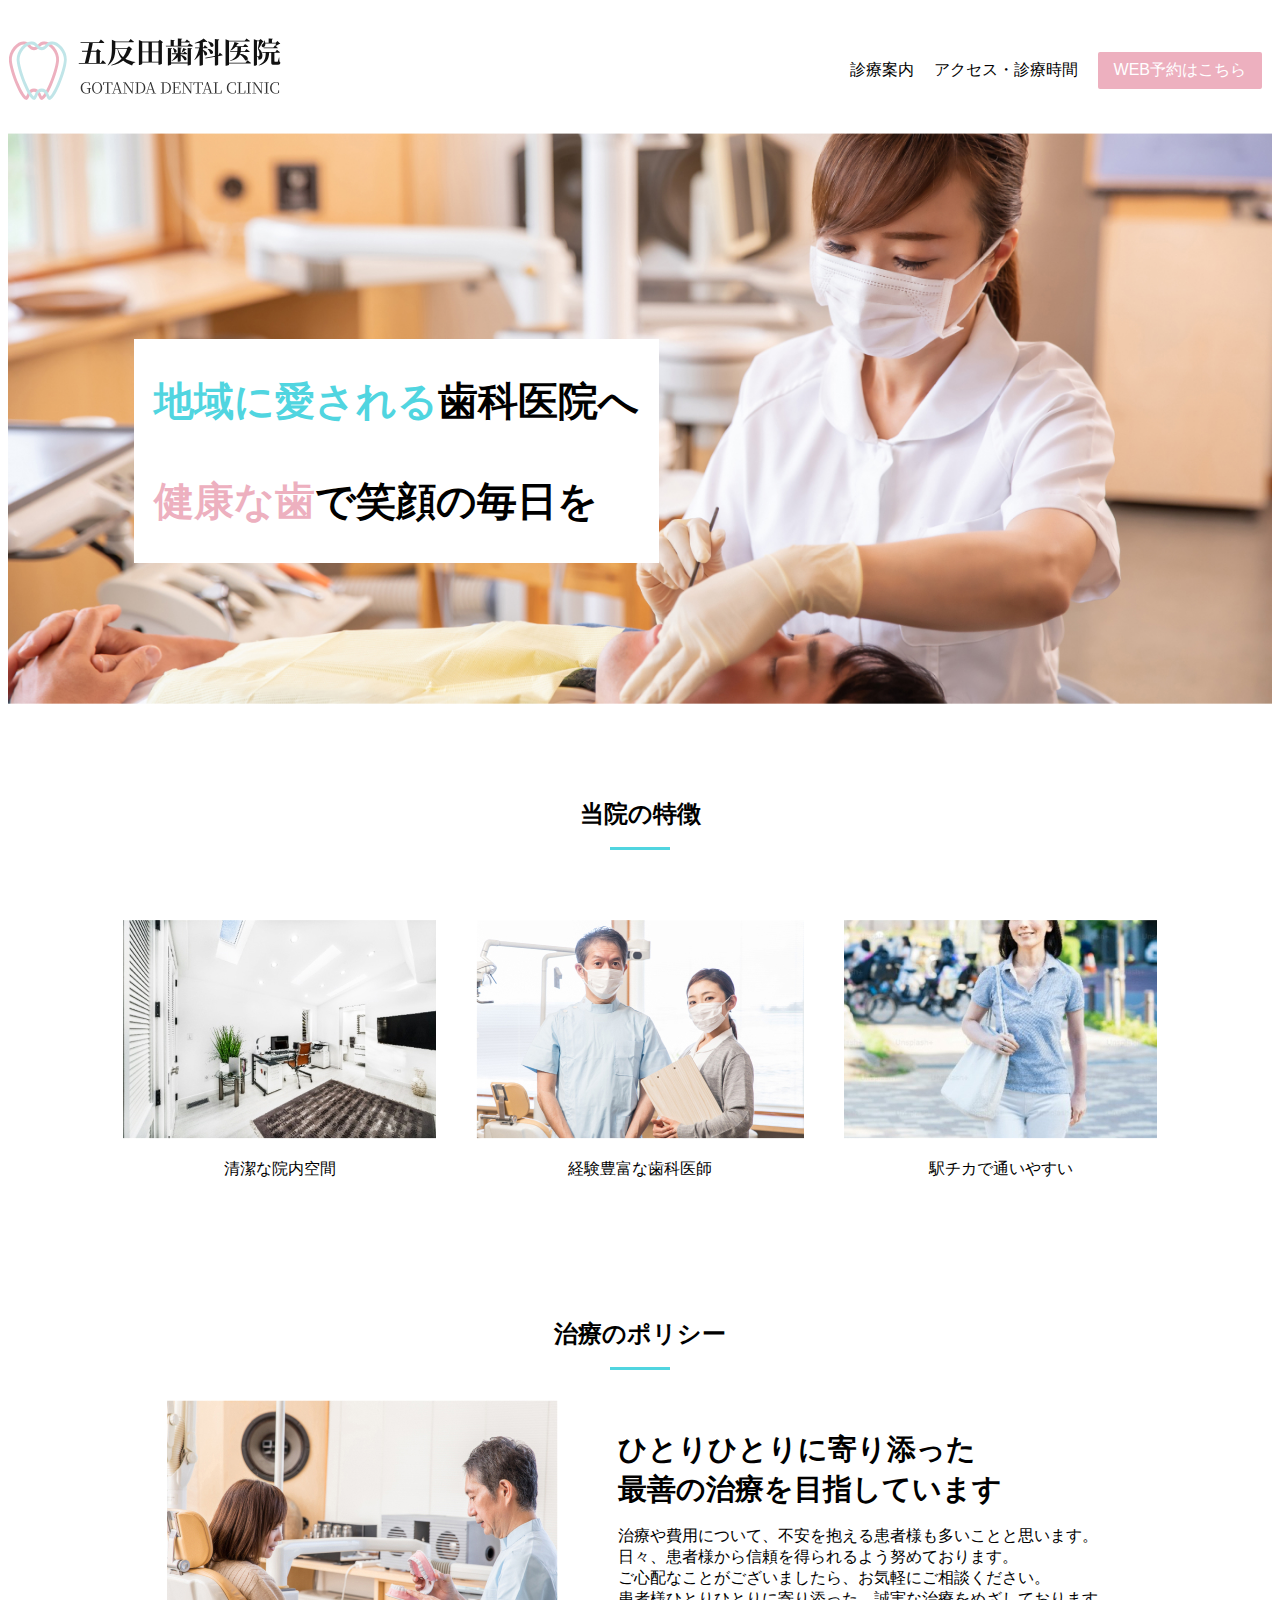
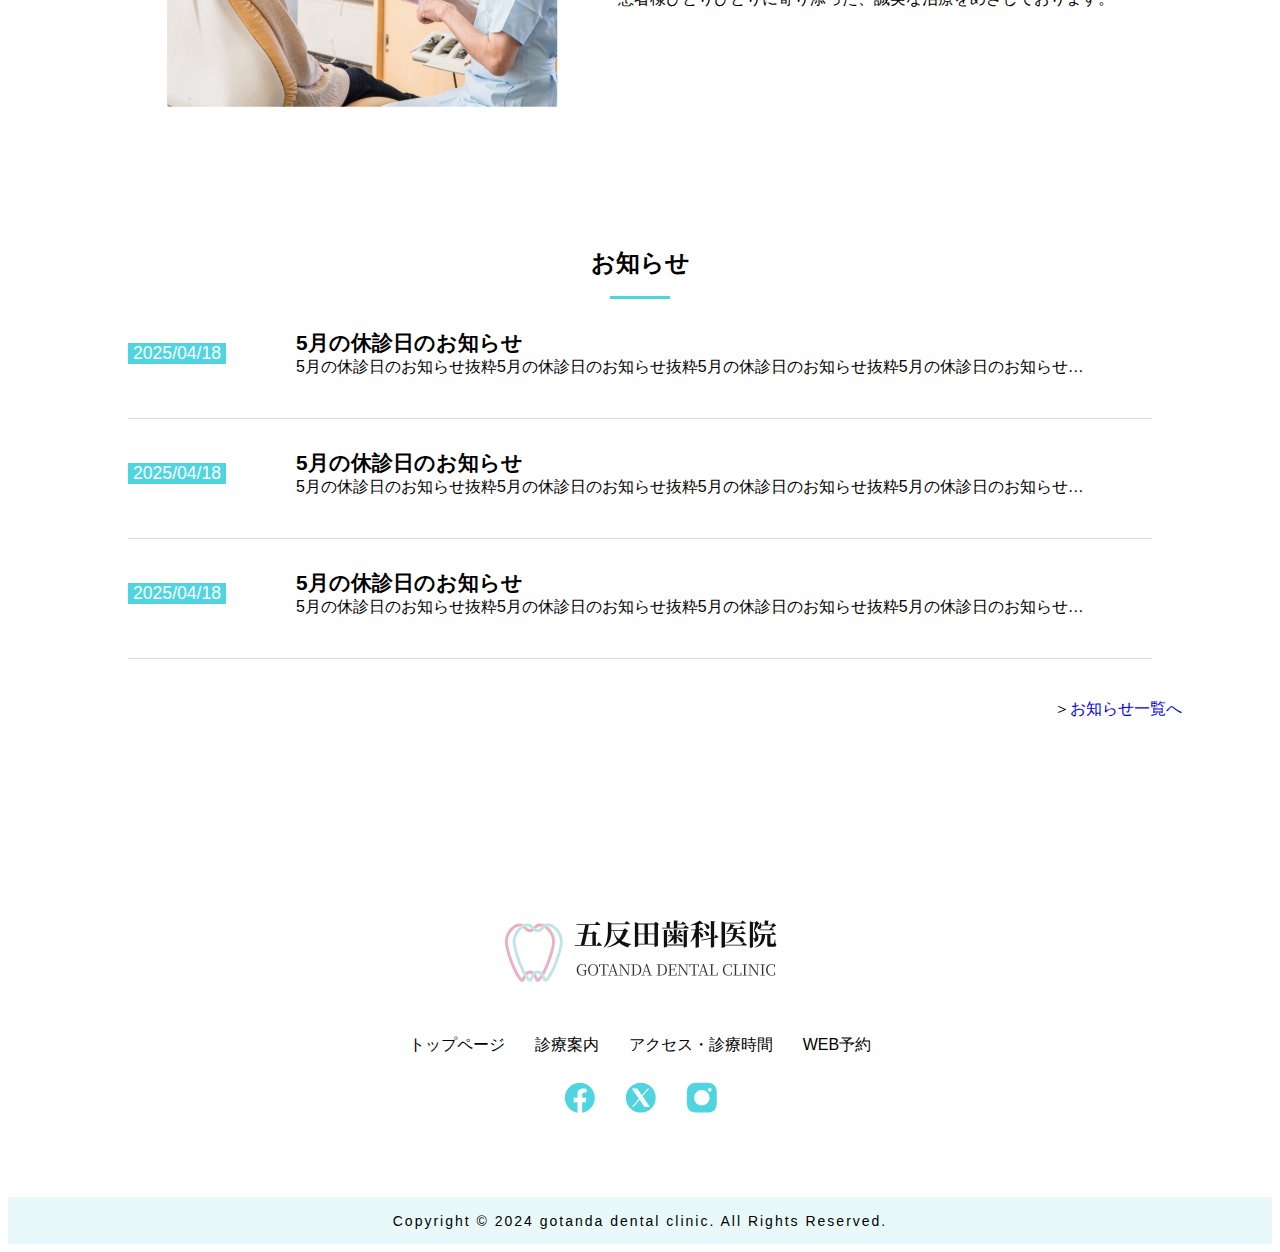
<file: index.html>
<!doctype html>
<html lang="ja">
    <head>
        <meta charset="UTF-8">
        <title>GOTANDA DENTAL CLINIC CHIHO</title>
        <meta name="description" content="地域に愛される歯科医院">
        <link rel="stylesheet" href="stylesheet.css">
        <meta name="viewport" content="width=device-width, initial-scale=1">



    </head>

    <body>
        
        <header class="container flex">
            <h1><a href="index.html"><img class="logo" src="LOGO.svg" alt="五反田歯科"></a></h1>
            <nav>
                <ul class="main-nav flex">
                    <li><a href="medicalinfo.html">診療案内</a></li>
                    <li><a href="access.html">アクセス・診療時間</a></li>
                    <li><a class="button" href="booking.html">WEB予約はこちら</a></li>
                </ul>
            </nav>
        </header>

            <section id="main-content" class="container">
                <img src="mainvisual.jpg" alt="イメージ写真" class="main-image">
                <div class="main-copy">
                    <h2 class="copy-title"><span style="color: #50D5E0;">地域に愛される</span>歯科医院へ<br>
                    <span style="color: #EDB0BF;">健康な歯</span>で笑顔の毎日を</h2>
                </div>
            </section>

            <section id="feature" class="container">
                <h4 class="section-title">当院の特徴</h4>
                <div class="features">
                    <div class="feature-item">
                        <img class="features-photo" src="Thumbnail1.jpg">
                        <P>清潔な院内空間</P>
                    </div>
                    
                    <div class="feature-item">
                        <img class="features-photo" src="Thumbnail2.jpg">
                        <P>経験豊富な歯科医師</P>
                    </div>
                
                    <div class="feature-item">
                        <img class="features-photo" src="Thumbnail3.jpg">
                        <P>駅チカで通いやすい</P>
                    </div>
                </div>
            </section>


            <section id="policy" class="container">
                <h4 class="section-title">治療のポリシー</h4>
                <div class="content">
                    <img src="policy.jpg" alt="イメージ写真" class="policy-image">
                    <div class="policy-context">
                        <h5 class="section-subtitle">ひとりひとりに寄り添った<br>最善の治療を目指しています</h5>
                        <p>治療や費用について、不安を抱える患者様も多いことと思います。<br>
                        日々、患者様から信頼を得られるよう努めております。<br>
                        ご心配なことがございましたら、お気軽にご相談ください。<br>
                        患者様ひとりひとりに寄り添った、誠実な治療をめざしております。</p>
                    </div>
                </div>
            </section>

            <!--お知らせ記事一覧-->
            <section id="info" class="container">
                <h4 class="section-title">お知らせ</h4>
                <div class="news">
                    <div class="news_list">
                        <time>2025/04/18</time>
                        <div class="news_text">
                            <p class="news_item">5月の休診日のお知らせ</p>
                            <p class="news_content">5月の休診日のお知らせ抜粋5月の休診日のお知らせ抜粋5月の休診日のお知らせ抜粋5月の休診日のお知らせ…</p>
                        </div>
                    </div>
                    <div class="news_list">
                        <time>2025/04/18</time>
                        <div class="news_text">
                            <p class="news_item">5月の休診日のお知らせ</p>
                            <p class="news_content">5月の休診日のお知らせ抜粋5月の休診日のお知らせ抜粋5月の休診日のお知らせ抜粋5月の休診日のお知らせ…</p>
                        </div>
                    </div>
                    <div class="news_list">
                        <time>2025/04/18</time>
                        <div class="news_text">
                            <p class="news_item">5月の休診日のお知らせ</p>
                            <p class="news_content">5月の休診日のお知らせ抜粋5月の休診日のお知らせ抜粋5月の休診日のお知らせ抜粋5月の休診日のお知らせ…</p>
                        </div>
                    </div>
                    <p class="news-all">＞<a href="#">お知らせ一覧へ</a></p>
    
                </div>
            </section>
            
            <section id="footer" class="container">
                <img src="LOGO.svg" class="footer-logo">
                <nav>
                    <ul class="footer-nav">
                        <li><a href="index.html">トップページ</a></li>
                        <li><a href="medicalinfo.html">診療案内</a></li>
                        <li><a href="access.html">アクセス・診療時間</a></li>
                        <li><a href="booking.html">WEB予約</a></li>
                    </ul>
                </nav>
                <div class="sns-icon">
                    <ul>
                        <li><a href="#"><img src="sns_facebook.svg"></a></li>
                        <li><a href="#"><img src="sns_X.svg"></a></li>
                        <li><a href="#"><img src="sns_instagram.svg"></a></li>
                    </ul>
                </div>    
            </section>




    </body>
   
    <footer>
        <p class="footer-copywrite">Copyright © 2024 gotanda dental clinic. All Rights Reserved.</p>
    </footer>
</html>
</file>
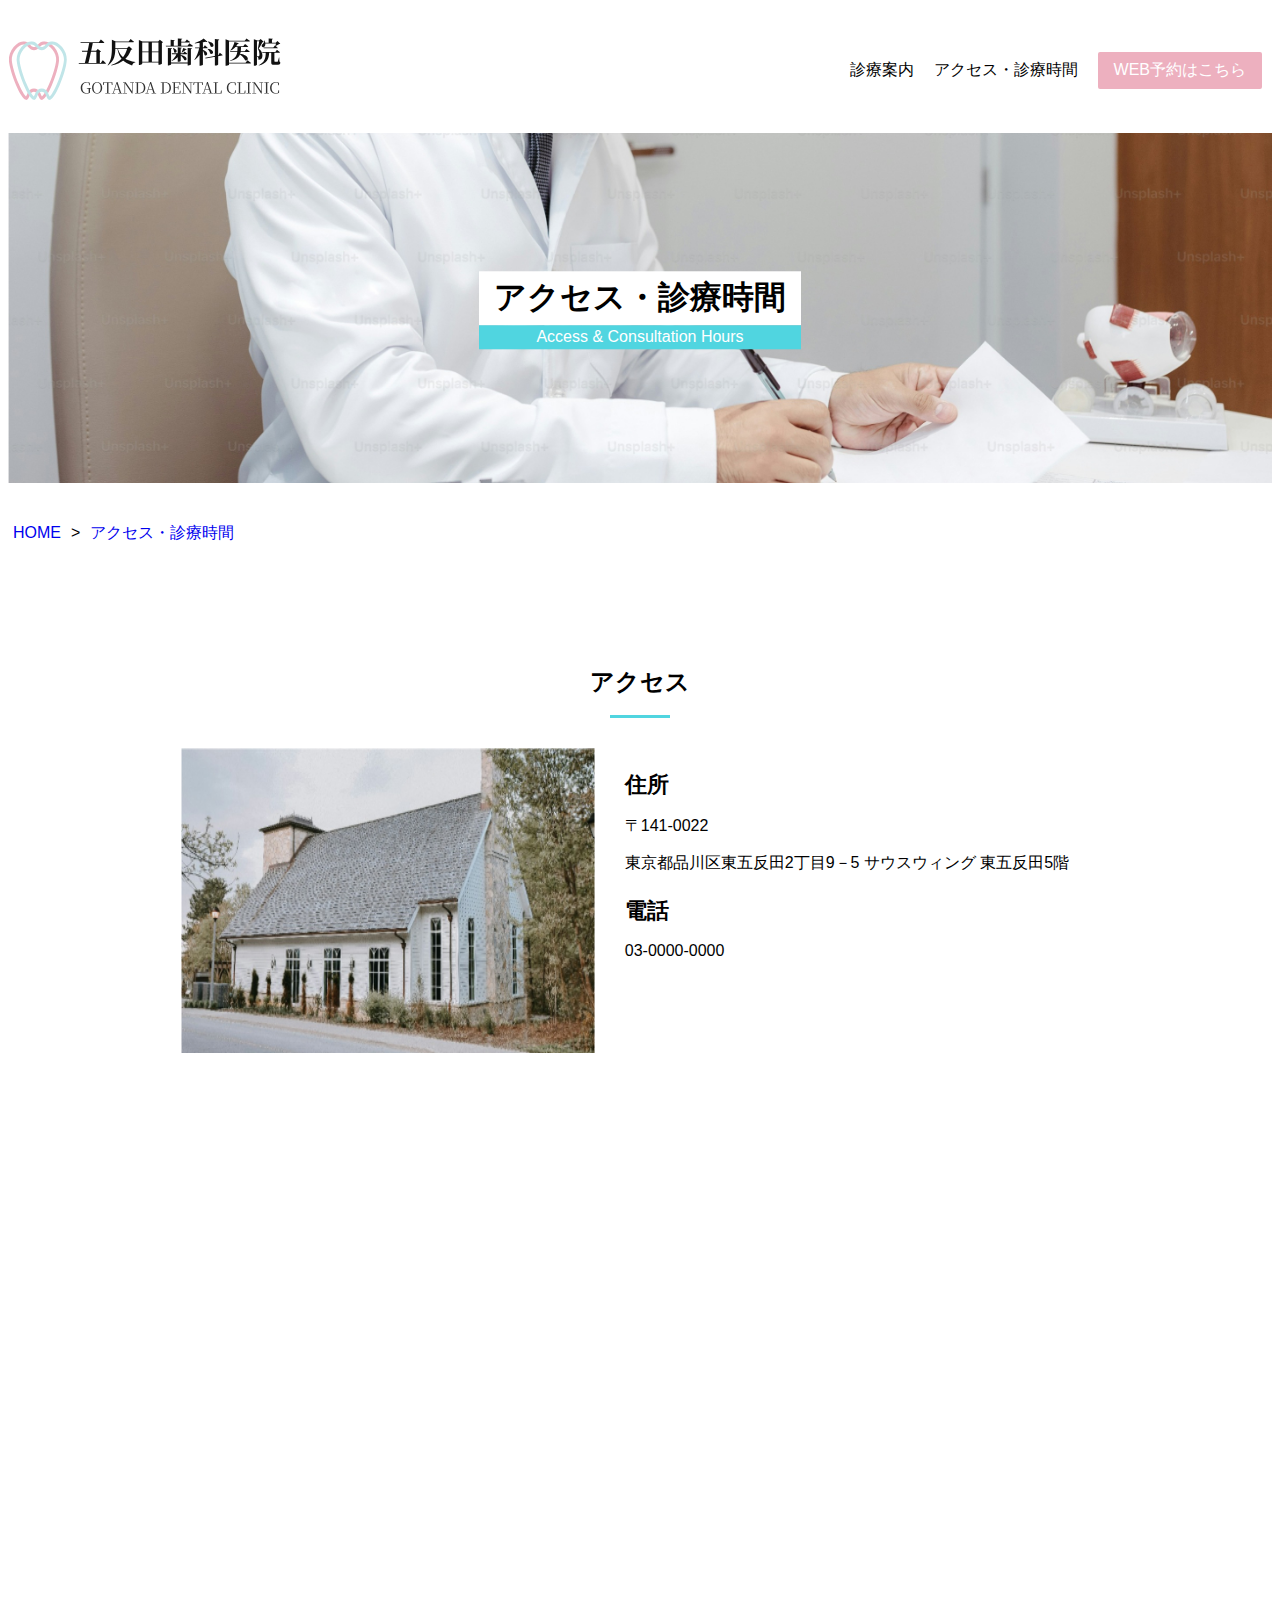
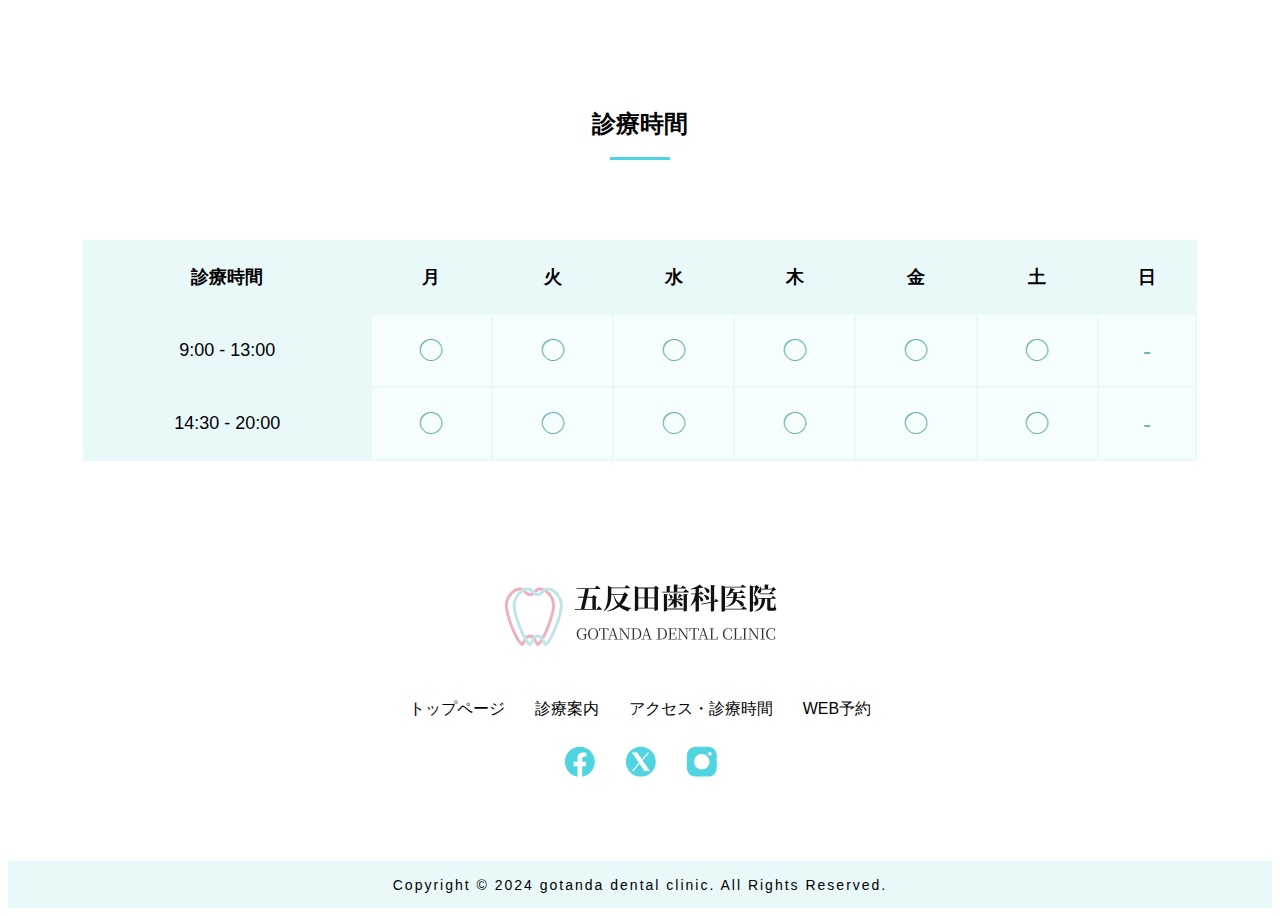
<file: access.html>
<!doctype html>
<html lang="ja">
    <head>
        <meta charset="UTF-8">
        <title>GOTANDA DENTAL CLINIC CHIHO</title>
        <meta name="description" content="地域に愛される歯科医院">
        <link rel="stylesheet" href="stylesheet.css">
        <meta name="viewport" content="width=device-width, initial-scale=1">



    </head>

    <body>
        
        <header class="container flex">
            <h1><a href="index.html"><img class="logo" src="LOGO.svg" alt="五反田歯科"></a></h1>
            <nav>
                <ul class="main-nav flex pc-only">
                    <li><a href="medicalinfo.html">診療案内</a></li>
                    <li><a href="access.html">アクセス・診療時間</a></li>
                    <li><a class="button" href="booking.html">WEB予約はこちら</a></li>
                </ul>
            </nav>
            <!-- ハンバーガーメニュー -->
            <div class="menu-toggle sp-only"> 
                <span class="bar"></span>
                <span class="bar"></span>
                <span class="bar"></span>
            </div>

            <nav class="sp-nav sp-only">
                <ul>
                    <li><a href="medicalinfo.html">診療案内</a></li>
                    <li><a href="access.html">アクセス・診療時間</a></li>
                    <li><a href="booking.html">WEB予約はこちら</a></li>
                </ul>
            </nav>

        </header>

        <section id="info-main-visual" class="container">
            <img src="mainvisual3.jpg" class="info-main-img" alt="アクセス、診療時間イメージ写真">
            <div class="info-title">
                <h1 class="subpage-title">アクセス・診療時間</h1>
                <p class="subpage-subtitle">Access & Consultation Hours</p>
            </div>
        </section>

        <section id="info-main-contents" class="container">
            <div class="breadcrumbs">
                <p><a href="index.html">HOME</a></p><p> > </p><p><a href="access.html">アクセス・診療時間</a></p>
            </div>
        </section>

        <section id="policy-access" class="container">
            <h4 class="section-title">アクセス</h4>
            <div class="content">
                <img src="clinic.jpg" alt="イメージ写真" class="access-img">
                <div class="access-context">
                    <p class="adress">住所</p>
                    <p>〒141-0022</p>
                    <p>東京都品川区東五反田2丁目9－5 サウスウィング 東五反田5階</p>
                    <p class="phone">電話</p>
                    <p>03-0000-0000</p>
                </div>
            </div>
        </section>

        <section id="map" class="container">
            <iframe src="https://www.google.com/maps/embed?pb=!1m18!1m12!1m3!1d3243.127058596495!2d139.72387887583338!3d35.62459407260562!2m3!1f0!2f0!3f0!3m2!1i1024!2i768!4f13.1!3m3!1m2!1s0x60188afa04574133%3A0x4ee3d66e0b8b2647!2z44CSMTQxLTAwMjIg5p2x5Lqs6YO95ZOB5bed5Yy65p2x5LqU5Y-N55Sw77yS5LiB55uu77yZ4oiS77yVIOaXhemkqOWxseawtOiNmCA16ZqO!5e0!3m2!1sja!2sjp!4v1738230488582!5m2!1sja!2sjp" width="1117" height="402" style="border:0;" allowfullscreen="" loading="lazy" referrerpolicy="no-referrer-when-downgrade"></iframe>
        </section>

        <section id="open-hours" class="container">
            <h4 class="section-title">診療時間</h4>
            <div class="consul-hours-table-pc">
                <table class="pc-table">
                    <tbody>
                        <tr>
                            <th class="table-colomun hours">診療時間</th>
                            <th>月</th>
                            <th>火</th>
                            <th>水</th>
                            <th>木</th>
                            <th>金</th>
                            <th>土</th>
                            <th>日</th>
                        </tr>
                        <tr>
                        <td class="table-colomun">9:00 - 13:00</td>
                            <td>◯</td>
                            <td>◯</td>
                            <td>◯</td>
                            <td>◯</td>
                            <td>◯</td>
                            <td>◯</td>
                            <td>-</td>
                        </tr>
                        <tr>
                        <td class="table-colomun">14:30 - 20:00</td>
                            <td>◯</td>
                            <td>◯</td>
                            <td>◯</td>
                            <td>◯</td>
                            <td>◯</td>
                            <td>◯</td>
                            <td>-</td>
                        </tr>
                    </tbody>
                </table>
            </div>

            <div class="consul-hours-table-sp">
                <table class="sp-table">
                    <tbody>
                        <tr>
                            <th class="table-week"></th>
                            <th>9:00 - 13:00</th>
                            <th>14:30 - 20:00</th>
                        </tr>
                        <tr>
                            <td class="table-week">月</td>
                            <td>◯</td>
                            <td>◯</td>
                        </tr>
                        <tr>
                            <td class="table-week">火</td>
                            <td>◯</td>
                            <td>◯</td>
                        </tr>
                        <tr>
                            <td class="table-week">水</td>
                            <td>◯</td>
                            <td>◯</td>
                        </tr>
                        <tr>
                            <td class="table-week">木</td>
                            <td>◯</td>
                            <td>◯</td>
                        </tr>
                        <tr>
                            <td class="table-week">金</td>
                            <td>◯</td>
                            <td>◯</td>
                        </tr>
                        <tr>
                            <td class="table-week">土</td>
                            <td>◯</td>
                            <td>◯</td>
                        </tr>
                        <tr>
                            <td class="table-week">日</td>
                            <td>-</td>
                            <td>-</td>
                        </tr>
                    </tbody>
                </table>
            </div>
        </section>






        <section id="footer" class="container">
            <img src="/LOGO.svg" class="footer-logo">
            <nav>
                <ul class="footer-nav">
                    <li><a href="index.html">トップページ</a></li>
                    <li><a href="medicalinfo.html">診療案内</a></li>
                    <li><a href="access.html">アクセス・診療時間</a></li>
                    <li><a href="booking.html">WEB予約</a></li>
                </ul>
            </nav>
            <div class="sns-icon">
                <ul>
                    <li><a href="#"><img src="sns_facebook.svg"></a></li>
                    <li><a href="#"><img src="sns_X.svg"></a></li>
                    <li><a href="#"><img src="sns_instagram.svg"></a></li>
                </ul>
            </div>    
        </section>



        <footer>
            <p class="footer-copywrite">Copyright © 2024 gotanda dental clinic. All Rights Reserved.</p>
        </footer>
        

        <script src="dental-hp.js"></script>


            

    </body>
   

</html>
</file>
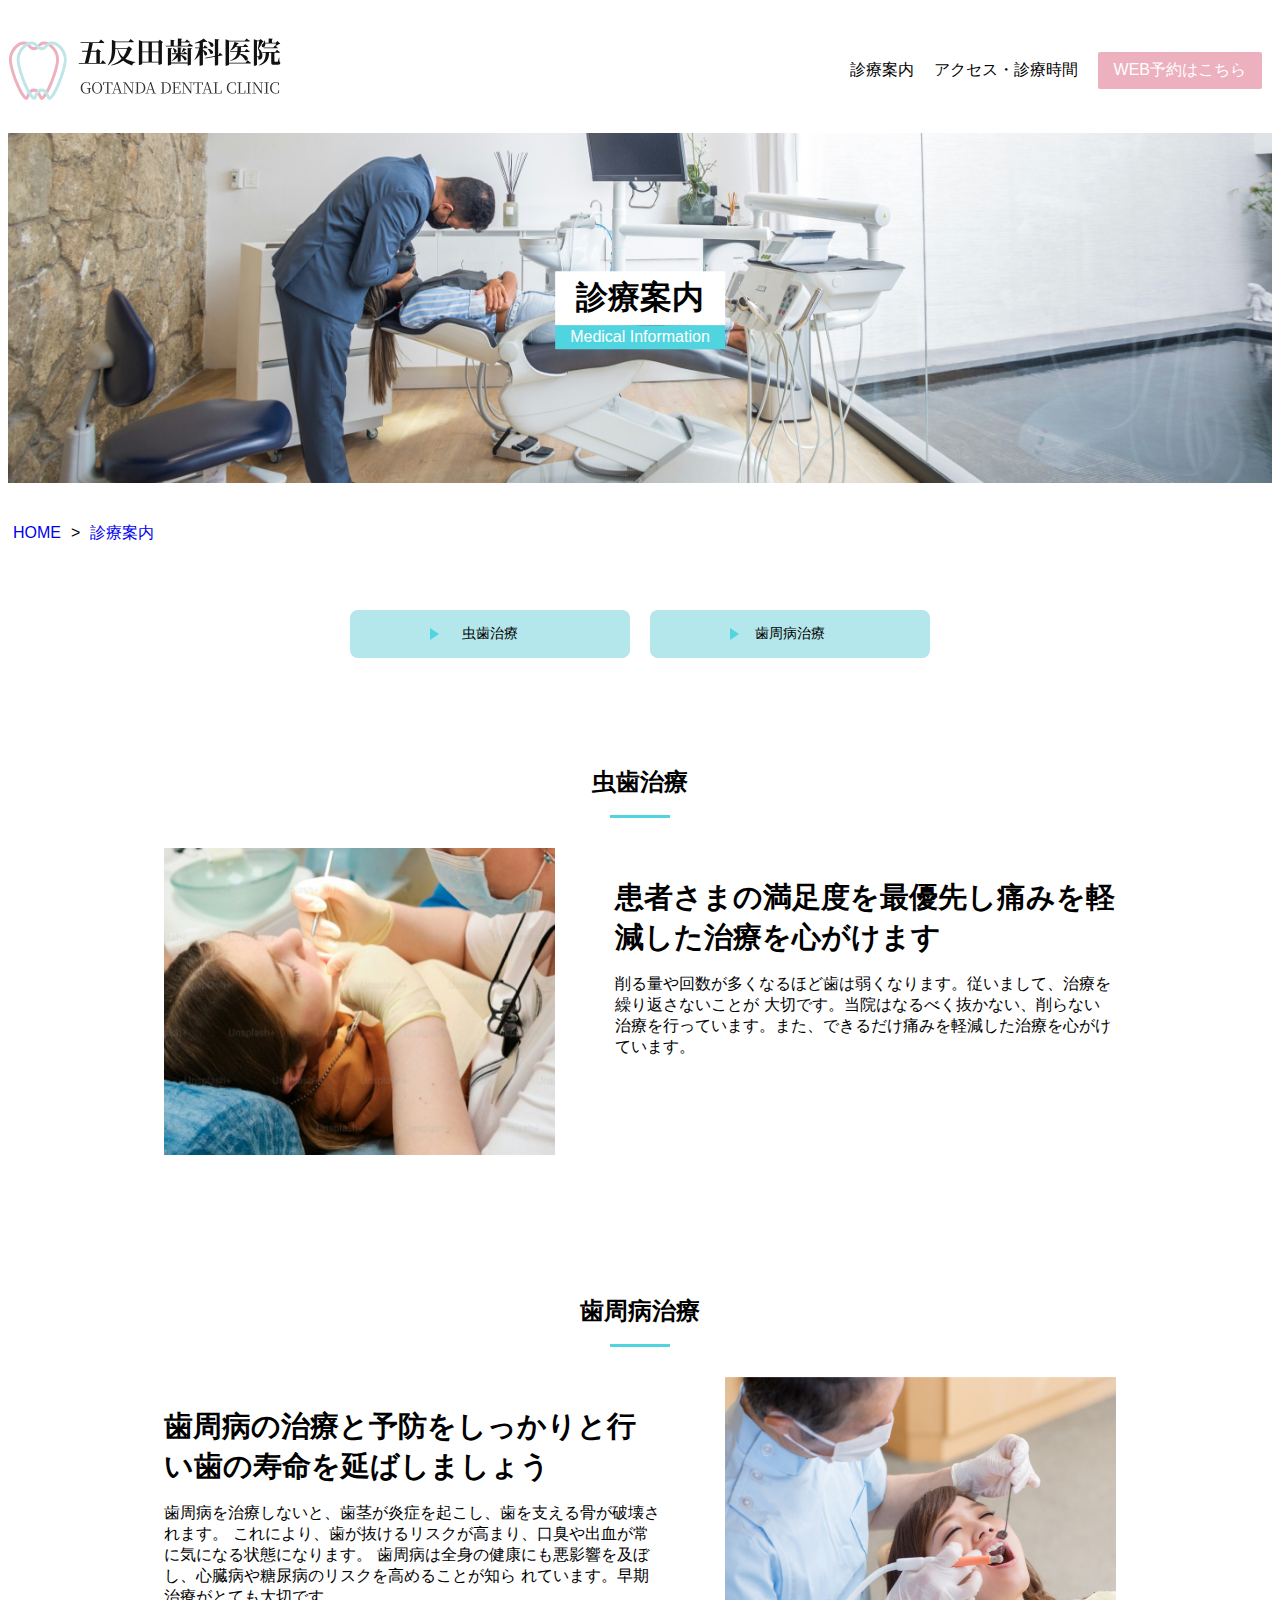
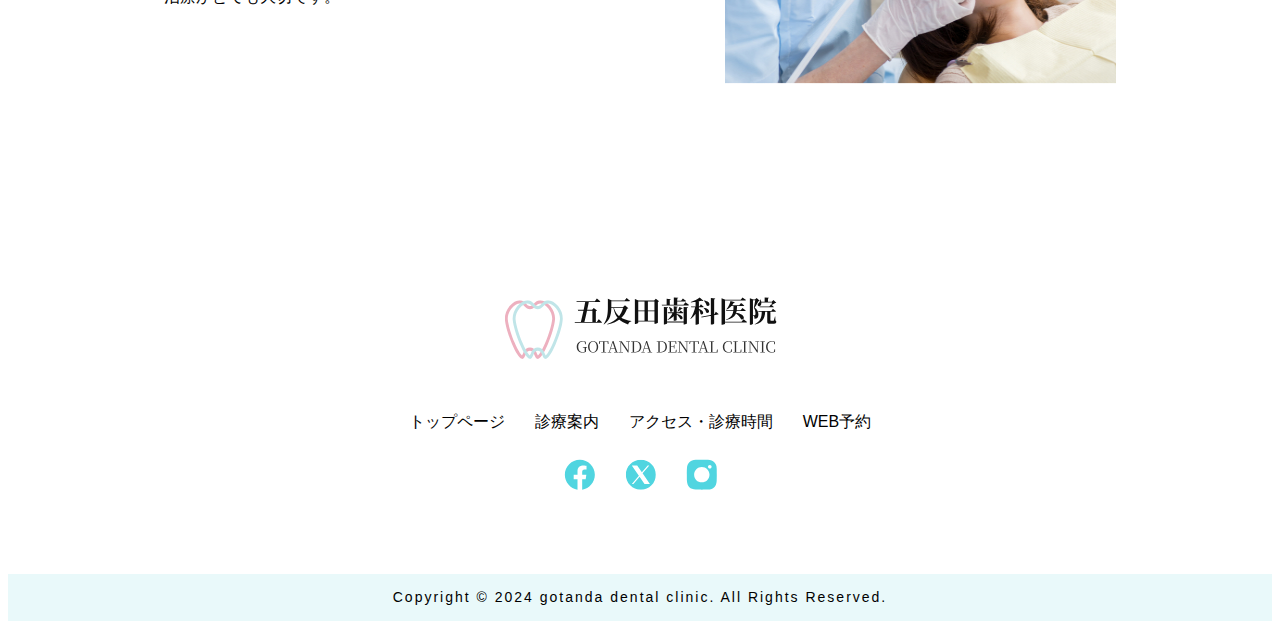
<file: medicalinfo.html>
<!doctype html>
<html lang="ja">
    <head>
        <meta charset="UTF-8">
        <title>GOTANDA DENTAL CLINIC CHIHO</title>
        <meta name="description" content="地域に愛される歯科医院">
        <link rel="stylesheet" href="stylesheet.css">
        <meta name="viewport" content="width=device-width, initial-scale=1">



    </head>

    <body>
        
        <header class="container flex">
            <h1><a href="index.html"><img class="logo" src="LOGO.svg" alt="五反田歯科"></a></h1>
            <nav>
                <ul class="main-nav flex pc-only">
                    <li><a href="medicalinfo.html">診療案内</a></li>
                    <li><a href="access.html">アクセス・診療時間</a></li>
                    <li><a class="button" href="booking.html">WEB予約はこちら</a></li>
                </ul>
            </nav>
            <!-- ハンバーガーメニュー -->
            <div class="menu-toggle sp-only"> 
                <span class="bar"></span>
                <span class="bar"></span>
                <span class="bar"></span>
            </div>

            <nav class="sp-nav sp-only">
                <ul>
                    <li><a href="medicalinfo.html">診療案内</a></li>
                    <li><a href="access.html">アクセス・診療時間</a></li>
                    <li><a href="booking.html">WEB予約はこちら</a></li>
                </ul>
            </nav>

        </header>

        <section id="info-main-visual" class="container">
            <img src="mainvisual2.jpg" class="info-main-img" alt="診療案内イメージ写真">
            <div class="info-title">
                <h1 class="subpage-title">診療案内</h1>
                <p class="subpage-subtitle">Medical Information</p>
            </div>
        </section>

        <section id="info-main-contents" class="container">
            <div class="breadcrumbs">
                <p><a href="index.html">HOME</a></p><p> > </p><p><a href="medicalinfo.html">診療案内</a></p>
            </div>
            <div class="info-main-btn">
                <p class="btn btn-info-contents">
                    <a href="#">虫歯治療</a>
                </p>
                <p class="btn btn-info-contents">
                    <a href="#">歯周病治療</a>
                </p>
            </div>
        </section>

        <section id="policy" class="container">
            <h4 class="section-title">虫歯治療</h4>
            <div class="content">
                <img src="care1.jpg" alt="イメージ写真" class="policy-image">
                <div class="policy-context">
                    <h5 class="section-subtitle">患者さまの満足度を最優先し痛みを軽減した治療を心がけます</h5>
                    <p>削る量や回数が多くなるほど歯は弱くなります。従いまして、治療を繰り返さないことが
                        大切です。当院はなるべく抜かない、削らない治療を行っています。また、できるだけ痛みを軽減した治療を心がけています。</p>
                </div>
            </div>
        </section>

        <section id="policy" class="container">
            <h4 class="section-title">歯周病治療</h4>
            <div class="content reverse">
                <img src="care2.jpg" alt="イメージ写真" class="policy-image">
                <div class="policy-context">
                    <h5 class="section-subtitle">歯周病の治療と予防をしっかりと行い歯の寿命を延ばしましょう</h5>
                    <p>歯周病を治療しないと、歯茎が炎症を起こし、歯を支える骨が破壊されます。
                        これにより、歯が抜けるリスクが高まり、口臭や出血が常に気になる状態になります。
                        歯周病は全身の健康にも悪影響を及ぼし、心臓病や糖尿病のリスクを高めることが知ら
                        れています。早期治療がとても大切です。</p>
                </div>
            </div>
        </section>

        <section id="footer" class="container">
            <img src="LOGO.svg" class="footer-logo">
            <nav>
                <ul class="footer-nav">
                    <li><a href="index.html">トップページ</a></li>
                    <li><a href="medicalinfo.html">診療案内</a></li>
                    <li><a href="access.html">アクセス・診療時間</a></li>
                    <li><a href="booking.html">WEB予約</a></li>
                </ul>
            </nav>
            <div class="sns-icon">
                <ul>
                    <li><a href="#"><img src="sns_facebook.svg"></a></li>
                    <li><a href="#"><img src="sns_X.svg"></a></li>
                    <li><a href="#"><img src="sns_instagram.svg"></a></li>
                </ul>
            </div>    
        </section>

        <footer>
            <p class="footer-copywrite">Copyright © 2024 gotanda dental clinic. All Rights Reserved.</p>
        </footer>

        <script src="dental-hp.js"></script>

    

    </body>
   

</html>
</file>
<file: stylesheet.css>
@charset "UTF-8";

/*共通部分*/
html {
   font-size: 100%; 
}

.container {
    max-width: 1400px;
    margin: 0 auto;
    /* background-color: #f836bb; */
}

.flex {
    display: flex;
    justify-content: space-between;
    flex-wrap: wrap;
    align-items: center;
}

body {
    font-family:'Franklin Gothic Medium', 'Arial Narrow', Arial, sans-serif;
}

a {
    text-decoration: none;
  }

h5 {
    font-size: 30px;
    margin-top: 0;
}

.section-title {
    text-align: center;
    font-size: 1.5rem;
    position: relative;
    top: 50px;
    margin-bottom: 100px;
}

.section-title::before {
    background-color: #50D5E0; /*下線の色*/
    bottom: -20px; /* 線の位置 */
    content: "";
    height: 3px; /* 線の高さ */
    left: 50%; /* 線の中央寄せ */
    position: absolute;
    transform: translateX(-50%); /* 線の中央寄せ */
    width: 60px; /* 線の長さ */
}

/*ヘッダー部分*/
.main-nav {
    list-style: none;
}

.main-nav a {
    color: black;
    text-decoration: none;
    margin: 8px 10px;
}

.main-nav a:hover {
    color: #f836bb;
}

nav .button {
    display: inline-block;
    background: #EDB0BF;
    color: #fff;
    border-radius: 2px;
    padding: 8px 16px;
    text-align: center;
    vertical-align: middle;
}
.button:hover {
    background: #f78fd6;
}

/*メイン写真部分*/
#main-content {
    margin-bottom: 40px;
    position: relative;
}

.main-image {
    width: 100%;
    height: 100%; /* 高さは自動調整 */
    object-fit: cover; /* 画像が画面いっぱいに広がるように */
    z-index: 1; /* 画像を背面に配置する */
}

.copy-title {
    display: inline-block; /* インラインブロックにすることで、複数行でも背景がクローンされる */
    box-decoration-break: clone; /* 複数行にわたる場合、背景がクローンされる */
    -webkit-box-decoration-break: clone; /* Safari用 */
    
    font-size: 40px;
    background-color: #fff; /* 背景を白に設定 */
    padding: .3em 0.5em;
    line-height: 2.5;
    
    position: absolute; /* 画像の上に配置 */
    top: 30%;
    left: 10%;
    z-index: 2; /* テキストを画像の上に重ねる */
}

/*当院の特徴*/
.features {
    display: flex;
    margin-top: 80px;
    align-items: center;
    justify-content: center;
}

.features-photo {
    width: auto;
    height: auto;
}

.feature-item {
    margin: 40px 20px;
}

.feature-item p {
    text-align: center;
}

/* ##############使い回し##############*/
#policy {
    align-items: center;
}

.content {
    display: flex;
    justify-content: center;
    width: 80%;
    margin: 0px auto;
    margin-bottom: 40px;
}

.content.reverse {
    flex-direction: row-reverse;
}

.policy-image {
    width: 391px;
    height: 307px;
    margin: 0 30px;
    margin-bottom: 50px;

}

.section-subtitle {
    margin-bottom: 15px;
    font-size: 29px;
}

.policy-context {
    margin: 30px;
}
/* ##############ここまで############## */


.bg-blue {
    background-color: #E9F9FA;
}


/*お知らせ*/
#info {
    height: 600px;
}
.news {
    margin: 100px 90px 50px 90px;
}
.news_list time {
    background-color: #50D5E0;
    color: #fff;
    margin-right: 10px;
    font-size: 1.1em;
    padding: 0 5px;
}
.news_list {
    display: flex;
    align-items: center;
    gap: 10px;
    margin: 30px 30px;
    border-bottom: 1px solid #DCDCDC;
    padding-bottom: 40px;
}
.news_text {
    flex: 1;
    margin-left: 50px;
}

.news_item {
    font-weight: bold;
    font-size: 1.3em;
    margin: 0;
}
.news_content {
    margin: 0;

}

.news-all {
    text-align: right;
    margin-top: 40px;
}

/* フッターロゴ */
.footer-logo {
    margin-top: 50px;
    margin-bottom: 40px;
}

#footer {
    display: flex;
    flex-direction: column;
    justify-content: center;
    align-items: center;
    height: 400px;
}

.footer-nav {
    display: flex;
    justify-content: center;
    align-items: center;
    padding: 0;
    margin: 10px;
}

.footer-nav li {
    list-style: none;
    margin: 0 15px;
}

.footer-nav a {
    color: black;
    text-decoration: none;
    display: flex;
    justify-content: center;
}

.footer-nav a:hover {
    color: #f836bb;
}

.sns-icon li {
    text-decoration: none;
    margin: 0 15px;
}
.sns-icon ul {
    display: flex;
    list-style-type: none; /* ドットを消す */
    padding: 0px;
}

/* フッター */
.footer-copywrite {
    display: flex;
    font-size: 14px;
    align-items: center;
    background-color: #E9F9FA;
    height: 47px;
    justify-content: center;
    letter-spacing: 2px;
    max-width: 1400px;
    margin: 0 auto;
}

.sp-only {
    display: none;
}

/* ************************2ページ目************************ */

/* subpageタイトル */
#info-main-visual {
    position: relative;
    max-width: 1400px;
    height: 350px;
}

.info-main-img {
    width: 100%;
    height: 100%; /* 高さは自動調整 */
    object-fit: cover; /* 画像が画面いっぱいに広がるように */
    z-index: 1; /* 画像を背面に配置する */
}

.info-title {
    position: absolute;
    top: 50%;
    z-index: 2;
    top: 50%;
    left: 50%;  /* 横方向の中央揃え */
    transform: translate(-50%, -50%);  /* 横と縦の両方で中央揃え */
}

/*ここから同じクラス名*/
.subpage-title {
    background-color: #fff;
    padding: 5px 15px;
    margin-bottom: 0;
    text-align: center;
}

.subpage-subtitle {
    background-color: #50D5E0;
    padding: 3px 15px;
    margin-top: 0;
    text-align: center;
    color: #fff;
}

/* パンくずリスト */
.breadcrumbs {
    display: flex;
    align-items: center;
}
.breadcrumbs p {
    margin: 40px 5px;
}
.breadcrumbs a {
    text-decoration: none;
}

/* button */
.info-main-btn {
    display: flex;
    justify-content: center;
    align-items: center;
  }

  .btn-info-contents a {
    width: 342px;
  }

  .btn a  {
    font-size: 20px;
  }

/* ************************アクセス・診療時間ページ************************ */

#policy-access {
    height: 540px;
    align-items: center;
}

.access-img {
    width: 414px;
    height: 305px;
    /* margin: 0 30px; */
}

.access-context {
    margin: 0 30px;
}

.adress, .phone {
    font-size: 22px;
    font-weight: bold;
    margin-bottom: 10px;
}

#map {
    max-width: 1117px;
    display: flex;
    justify-content: center;
    align-items: center;
    margin: 50px auto;
}

#open-hours {
    align-items: center;
}

/*テーブル*/
.consul-hours-table-pc {
    display: flex;
    justify-content: center;
    align-items: center;
    margin-top: 60px;
}

.pc-table {
    margin-top: 50px;
    border-collapse: collapse;
    width: 1114.5px;
    height: 207.2px;
}

tr {
    height: 73.2px;
}

.table-colomun, th {
    background-color: #E9F9FA;
    font-size: 18px;
}

td {
    background-color: #F5FDFE;
    font-size: 24px;
    color: #6DB1B7;
}

td, th {
    padding: 3px;
    text-align: center;
    border: solid 2px #E9F9FA;
    border-collapse: collapse;
}

.table-colomun {
    width: 279px;
    color: #000;
    font-size: 18px;
}

.consul-hours-table-sp {
    display: none;
}


/* ボタンスタイル */
.btn a {
    position: relative;
    display: block;
    width: 280px;
    padding: 15px 0;
    background-color: #B4E7EB;
    border-radius: 8px;
    font-size: 14px;
    color: #000;
    text-decoration: none;
    text-align: center;
    margin: 10px;
}

/* ボタン内の三角アイコン */
.btn-info-contents a::before {
    content: '';
    position: absolute;
    top: 50%;
    left: 80px;
    transform: translateY(-50%);
    width: 0;
    height: 0;
    border-top: 6px solid transparent;
    border-right: 0 solid transparent;
    border-left: 9px solid #50D5E0;
    border-bottom: 6px solid transparent;
    box-sizing: border-box;
  }





  /* ************************4ページ目************************ */

/* subpageタイトル */
#web-reserve {
    position: relative;
    max-width: 1400px;
    height: 350px;
}

.web-reserve-img {
    width: 100%;
    height: 100%; /* 高さは自動調整 */
    object-fit: cover; /* 画像が画面いっぱいに広がるように */
    z-index: 1; /* 画像を背面に配置する */
}

.form-title {
    text-align: center;
}

form {
    width: fit-content;
    margin: auto;
}
.item {
    margin-bottom: 20px;
} 

label {
    display: inline-block;
    width: 200px;
    vertical-align: top;
    font-size: 14px;
}

.inputs {
    width: 550px;
    height: 35px;
    background-color: #ededed;
    border: 0.5px solid #e0e0e0;
}

.inputs-text-area {
    width: 550px;
    height: 180px;
    background-color: #ededed;
    border: 0.5px solid #e0e0e0;
    margin-bottom: 40px;
}

.inputs-date {
    width: 197px;
    height: 35px;
    background-color: #ededed;
    border: 0.5px solid #e0e0e0;
}

.submit-btn {
    color: #fff;
    background-color: #EDB0BF;
    width: 310px;
    height: 57px;
    font-size: 20px;
    border: none;
    border-radius: 5px;
}

.btn-area {
    display: flex;
    justify-content: center;
}


/*********************** 860px 以下の場合のメディアクエリ********************** */
@media (max-width: 860px) {
   
    #main-content, #feature, #policy, #info, #footer {
        width: 100%;
    }

    /*メイン写真部分*/
    #main-content {
        margin-bottom: 40px;
        position: relative;
    }

    .main-image {
        width: 100%;
        height: 100%; /* 高さは自動調整 */
        object-fit: cover; /* 画像が画面いっぱいに広がるように */
        z-index: 1; /* 画像を背面に配置する */
    }

    .copy-title {
        display: inline-block; /* インラインブロックにすることで、複数行でも背景がクローンされる */
        box-decoration-break: clone; /* 複数行にわたる場合、背景がクローンされる */
        -webkit-box-decoration-break: clone; /* Safari用 */
        
        font-size: 28px;
        background-color: #fff; /* 背景を白に設定 */
        padding: .3em 0.5em;
        line-height: 1.8;
        
        position: absolute; /* 画像の上に配置 */
        top: 30%;
        left: 10%;
        z-index: 2; /* テキストを画像の上に重ねる */
    }

    /* 当院の特徴 */
    .features {
        display: flex;
        flex-direction: column;
        align-items: center;
        margin-top: 80px;
    }
    
    .features-photo {
        width: 100%;
        height: 100%;
        width: 500px;
        height: auto;
    }
    
    .feature-item {
        margin: 40px 20px;
        text-align: center;
    }
    
    .feature-item p {
        text-align: center;
    }

    /* 治療のポリシー */
    #policy {
        align-items: center;
    }

    #policy-access {
        height: 700px;
        align-items: center;
    }

    .access-img {
        width: 423px;
        height: 244px;        
    } 
    
    .content {
        display: flex;
        justify-content: center;
        flex-direction: column;
        align-items: center;
    }
    
    .policy-image {
        width: 100%;
        height: 100%;
        max-width: 354px;
        height: auto;
        margin: 20px 0;
    }
    
    .section-subtitle {
        margin-bottom: 15px;
        font-size: 20px;
        text-align: center;
    }
    
    .policy-description p {
        width: 400px; /* 幅を指定 */
    }

    .content.reverse {
        flex-direction: column;
    }

    /*お知らせ*/
    #info {
        height: 700px;
    }
    .news {
        margin: 0;
        margin-top: 100px;
    }
    .news_list time {
        background-color: #50D5E0;
        color: #fff;
        margin-right: 10px;
        font-size: 1.1em;
        padding: 0 5px;
    }

    .news_list {
        display: block;
        margin-bottom: 20px;
    }

    .news_text {
        margin-left: 0;
        margin-top: 10px;
    }

    .news_item {
        font-size: 18px;
    }

    .news_content {
        font-size: 14px;
    }

    .news-all {
        text-align: right;
        margin-top: 40px;
    }

    /* formのメディアクエリ */
    .form-title {
        text-align: center;
    }
    
    form {
        width: fit-content;
        margin: auto;
    }

    .item {
        margin-bottom: 20px;
    } 
    
    label {
        display: inline-block;
        width: 170px;
        vertical-align: top;
        font-size: 14px;
    }
    
    .inputs {
        width: 380px;
        height: 35px;
        background-color: #ededed;
        border: 0.5px solid #e0e0e0;
    }
    
    .inputs-text-area {
        width: 380px;
        height: 150px;
        background-color: #ededed;
        border: 0.5px solid #e0e0e0;
        margin-bottom: 40px;
    }
    
    .inputs-date {
        width: 120px;
        height: 28px;
        background-color: #ededed;
        border: 0.5px solid #e0e0e0;
    }
    
    .submit-btn {
        color: #fff;
        background-color: #EDB0BF;
        width: 220px;
        height: 57px;
        font-size: 20px;
        border: none;
        border-radius: 5px;
    }
    
    .btn-area {
        display: flex;
        justify-content: center;
    }






/*********************** 777px以下の場合のメディアクエリ********************** */
@media (max-width: 777px) {
    .pc-only {
        display: none;
    }

    #main-content, #feature, #policy, #info, #footer {
        width: 100%;
    }
    /* メニューアイコンのスタイル */
    .menu-toggle {
        display: flex;
        flex-direction: column;
        justify-content: space-between;
        width: 30px; /* 横幅 */
        height: 25px; /* 縦幅 */
        cursor: pointer;
    }
    
    /* バーのスタイル */
    .bar {
        height: 5px; /* バーの高さ */
        background-color: #000000; /* バーの色 */
        border-radius: 5px;
        transition: all 0.3s ease;
    }
    
    /* バー間のスペースを調整 */
    .bar:nth-child(1) {
        margin-bottom: 5px;
    }
    
    .bar:nth-child(2) {
        margin-bottom: 5px;
    }
    
    .bar:nth-child(3) {
        margin-bottom: 0;
    }

    #main-content {
        height: 600px;
    }

    /*メイン写真部分*/
    #main-content {
        margin-bottom: 40px;
        position: relative;
    }

    .main-image {
        width: 100%;
        height: 100%; /* 高さは自動調整 */
        object-fit: cover; /* 画像が画面いっぱいに広がるように */
        z-index: 1; /* 画像を背面に配置する */
    }

    .copy-title {
        display: inline-block; /* インラインブロックにすることで、複数行でも背景がクローンされる */
        box-decoration-break: clone; /* 複数行にわたる場合、背景がクローンされる */
        -webkit-box-decoration-break: clone; /* Safari用 */
        
        font-size: 35px;
        background-color: #fff; /* 背景を白に設定 */
        padding: .3em 0.5em;
        line-height: 1.8;
        
        position: absolute; /* 画像の上に配置 */
        top: 5%;
        left: 10%;
        z-index: 2; /* テキストを画像の上に重ねる */

        writing-mode: vertical-rl;
        margin: 0 auto;
    }

    /* 当院の特徴 */
    .features {
        display: flex;
        flex-direction: column;
        align-items: center;
        margin-top: 80px;
    }
    
    .features-photo {
        width: 100%;
        height: 100%;
        max-width: 397px;
        height: auto;
    }
    
    .feature-item {
        margin: 40px 20px;
        text-align: center;
    }
    
    .feature-item p {
        text-align: center;
    }

    /* 治療のポリシー */
    #policy {
        align-items: center;
    }
    
    .content {
        margin: 0 auto;
        justify-content: center;
        flex-direction: column;
        align-items: center;
        margin-bottom: 40px;
    }

    .policy-image {
        width: 100%;
        height: 100%;
        max-width: 354px;
        height: auto;
        margin-bottom: 50px;
    }
    
    .section-subtitle {
        margin-bottom: 15px;
        font-size: 20px;
        text-align: center;
    }
    
    .policy-description p {
        width: 400px; /* 幅を指定 */
    }

    .content.reverse {
        flex-direction: column;
    }

    .policy-context {
        width: 73%;
    }

    /*お知らせ*/
    #info {
        height: 700px;
    }
    .news {
        margin: 0;
        margin-top: 100px;
    }
    .news_list time {
        background-color: #50D5E0;
        color: #fff;
        margin-right: 10px;
        font-size: 1.1em;
        padding: 0 5px;
    }

    .news_list {
        display: block;
        margin-bottom: 20px;
    }

    .news_text {
        margin-left: 0;
        margin-top: 10px;
    }

    .news_item {
        font-size: 18px;
    }

    .news_content {
        font-size: 14px;
    }

    .news-all {
        text-align: right;
        margin-top: 40px;
    }

    #policy-access {
        height: 700px;
        align-items: center;
    }

    .access-img {
        width: 423px;
        height: 244px;        
    }



    /*テーブルsp版*/
    .sp-table {
        /* display: block; tableとして表示する */
        width: 100%;
        margin-top: 100px;
    }

    .consul-hours-table-pc {
        display: none;
    }

    .consul-hours-table-sp {
        display: flex;
        justify-content: center;
        align-items: center;
        margin-top: 60px;
    }

    .sp-table {
        margin-top: 50px;
        border-collapse: collapse;
        width: 399px;
        height: 619px;
     }

    tr {
        height: 73.2px;
    }

    .table-colomun, th {
        background-color: #E9F9FA;
        font-size: 18px;
    }

    td {
        background-color: #F5FDFE;
        font-size: 24px;
        color: #6DB1B7;
    }

    td, th {
        padding: 3px;
        text-align: center;
        border: solid 2px #E9F9FA;
        border-collapse: collapse;
    }

    .table-week {
        width: 104.33px;
        color: #000;
        font-size: 18px;
    }

    /* formのメディアクエリ */
    .form-title {
        text-align: center;
    }
    
    form {
        width: fit-content;
        margin: auto;
    }

    .item {
        margin-bottom: 20px;
    } 
    
    label {
        display: inline-block;
        width: 170px;
        vertical-align: top;
        font-size: 14px;
    }
    
    .inputs {
        width: 380px;
        height: 35px;
        background-color: #ededed;
        border: 0.5px solid #e0e0e0;
    }
    
    .inputs-text-area {
        width: 380px;
        height: 150px;
        background-color: #ededed;
        border: 0.5px solid #e0e0e0;
        margin-bottom: 40px;
    }
    
    .inputs-date {
        width: 120px;
        height: 28px;
        background-color: #ededed;
        border: 0.5px solid #e0e0e0;
    }
    
    .submit-btn {
        color: #fff;
        background-color: #EDB0BF;
        width: 220px;
        height: 57px;
        font-size: 20px;
        border: none;
        border-radius: 5px;
    }
    
    .btn-area {
        display: flex;
        justify-content: center;
    }




}


/*********************** 390px以下の場合のメディアクエリ********************** */
@media (max-width: 390px) {
    .pc-only {
        display: none;
    }

    #main-content, #feature, #policy, #info, #footer {
        width: 100%;
    }
    /* メニューアイコンのスタイル */
    .menu-toggle {
        display: flex;
        flex-direction: column;
        justify-content: space-between;
        width: 30px; /* 横幅 */
        height: 25px; /* 縦幅 */
        cursor: pointer;
    }

    .btn a {
        /* display: block;
        width: 170px;
        padding: 15px 0; */
        background-color: #B4E7EB;
        border-radius: 8px;
        font-size: 12px;
        color: #000;
        text-decoration: none;
        text-align: center;
        /* margin: 10px; */
    }

    .info-main-btn {
        display: flex;
        flex-direction: column;
    }

    .btn-info-contents {
        margin: 0px;
    }
    
    /* バーのスタイル */
    .bar {
        height: 5px; /* バーの高さ */
        background-color: #000000; /* バーの色 */
        border-radius: 5px;
        transition: all 0.3s ease;
    }
    
    /* バー間のスペースを調整 */
    .bar:nth-child(1) {
        margin-bottom: 5px;
    }
    
    .bar:nth-child(2) {
        margin-bottom: 5px;
    }
    
    .bar:nth-child(3) {
        margin-bottom: 0;
    }

    #main-content {
        /* height: 600px; */
    }

    .copy-title {
        font-size: 28px;
        writing-mode: vertical-rl;
    }

    /* メイン写真 */
    #main-content {
        height: 400px;
    }

    .main-image {
        object-position : 70% 38%;
    }

    /* 当院の特徴 */
    .features {
        display: flex;
        flex-direction: column;
        align-items: center;
        margin-top: 80px;
    }
    
    .features-photo {
        width: 100%;
        height: 100%;
        max-width: 397px;
        height: auto;
    }
    
    .feature-item {
        margin: 40px 20px;
        text-align: center;
    }
    
    .feature-item p {
        text-align: center;
    }

    /* 治療のポリシー */
    #policy {
        align-items: center;
    }
    
    .content {
        display: block;
        justify-content: center;
        align-items: center;
        margin-bottom: 40px;
    }

    .policy-image {
        width: 100%;
        height: 100%;
        max-width: 354px;
        height: auto;
        margin: 20px 0;
    }
    
    .section-subtitle {
        margin-bottom: 20px;
        font-size: 20px;
        text-align: center;
    }
    
    .policy-description p {
        width: 400px; /* 幅を指定 */
    }

    .content.reverse {
        flex-direction: column;
    }
    .bg-blue {
        height: 900px;
    }

    .policy-context {
        margin: 0 auto;
        width: 100%;
    }

    .policy-context p {
        line-height: 2.0; /* 行間を1.6倍に設定 */
    }



    /*お知らせ*/
    #info {
        height: 700px;
    }
    .news {
        margin: 0;
        margin-top: 100px;
    }
    .news_list time {
        background-color: #50D5E0;
        color: #fff;
        margin-right: 10px;
        font-size: 1.1em;
        padding: 0 5px;
    }

    .news_list {
        display: block;
        margin-bottom: 20px;
    }

    .news_text {
        margin-left: 0;
        margin-top: 10px;
    }

    .news_item {
        font-size: 18px;
    }

    .news_content {
        font-size: 14px;
    }

    .news-all {
        text-align: right;
        margin-top: 40px;
    }

    #policy-access {
        height: 700px;
        align-items: center;
    }

    .access-img {
        width: 100%;
        height: auto;
    }


    /*テーブルsp版*/
    .sp-table {
        /* display: block; tableとして表示する */
        width: 100%;
        margin-top: 100px;
    }

    .consul-hours-table-pc {
        display: none;
    }

    .consul-hours-table-sp {
        display: flex;
        justify-content: center;
        align-items: center;
        margin-top: 60px;
    }

    .sp-table {
        margin-top: 50px;
        border-collapse: collapse;
        width: 399px;
        height: 619px;
     }

    tr {
        height: 73.2px;
    }

    .table-colomun, th {
        background-color: #E9F9FA;
        font-size: 18px;
    }

    td {
        background-color: #F5FDFE;
        font-size: 24px;
        color: #6DB1B7;
    }

    td, th {
        padding: 3px;
        text-align: center;
        border: solid 2px #E9F9FA;
        border-collapse: collapse;
    }

    .table-week {
        width: 104.33px;
        color: #000;
        font-size: 18px;
    }

    /* formのメディアクエリ */
    .form-title {
        text-align: center;
        font-size: 16px;
    }
    
    form {
        /* width: fit-content; */
        margin: 10px;
    }

    .item {
        margin: 20px;
    } 
    
    label {
        display: inline-block;
        width: 170px;
        vertical-align: top;
        font-size: 14px;
    }
    
    .inputs {
        width: 300px;
        height: 35px;
        background-color: #ededed;
        border: 0.5px solid #e0e0e0;
    }
    
    .inputs-text-area {
        width: 300px;
        height: 180px;
        background-color: #ededed;
        border: 0.5px solid #e0e0e0;
        margin-bottom: 40px;
    }
    
    .inputs-date {
        width: 300px;
        height: 35px;
        background-color: #ededed;
        border: 0.5px solid #e0e0e0;
    }
    
    .submit-btn {
        color: #fff;
        background-color: #EDB0BF;
        width: 200px;
        height: 50px;
        font-size: 12px;
        border: none;
        border-radius: 5px;
    }
    
    .btn-area {
        display: flex;
        justify-content: center;
    }

    #footer nav {
        display: none;
    }

   

}



}
</file>
